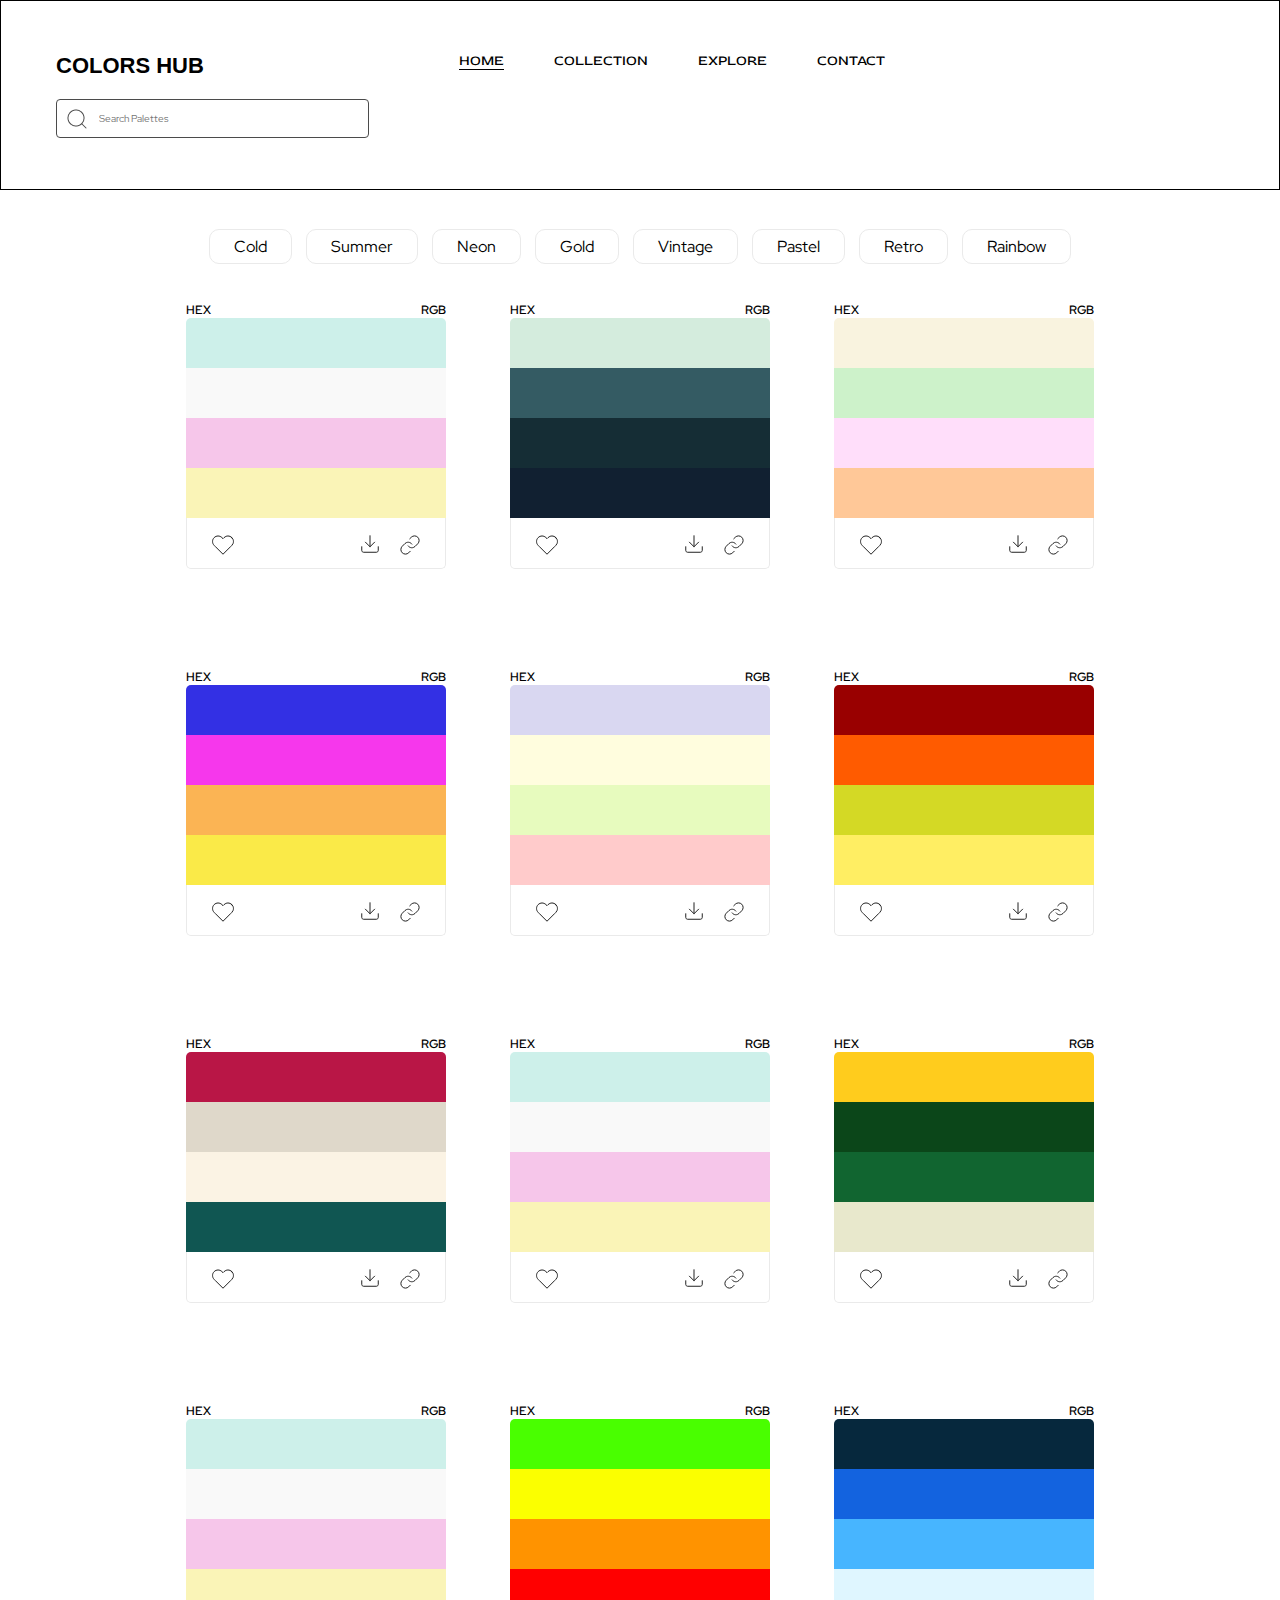
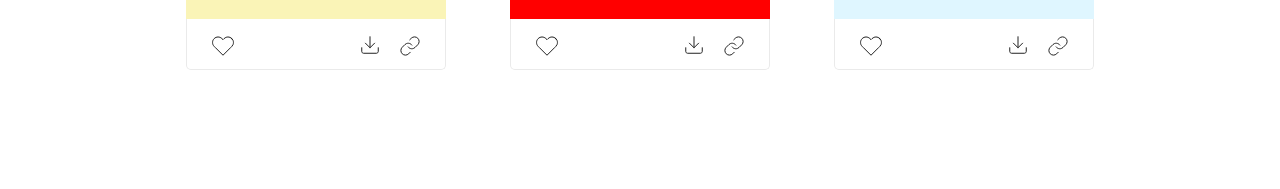
<file: index.html>
<!DOCTYPE html>
<html lang="us">
    <head>
        <title>Homepage</title>

        <meta name="viewport" content="width=device-width, initial-scale=1.0">
        <meta charset="UTF-8">
        <meta http-equiv="X-UA-Compatible" content="IE=edge">
        <meta name="description" content="project home page">


        <!-- stylesheet import -->
        <link rel="stylesheet" href="assets/css/style.css">
        <link rel="stylesheet" href="assets/css/reset.css">

    </head>
    <body>
        <!-- header -->
        <header class="header dis-flex">
            <div class="header-item logo">
                <span class="logo-text"><a href="index.html">COLORS HUB</a></span>
            </div>
            <div class="header-item nav">
                <nav>
                    <ul class="dis-flex">
                        <li><a class="active" href="index.html">Home</a></li>
                        <li><a href="assets/pages/collection.html">Collection</a></li>
                        <li><a href="#">Explore</a></li>
                        <li><a href="#">Contact</a></li>
                    </ul>
                </nav>
            </div>
            <div class="header-item search">
                <!-- <img class="Search-icon" src="assets/media/icons/search.png"> -->
                <input size="50"type="text" placeholder="Search Palettes">
            </div>
        </header>

        <!-- main page  -->
        <main class="homepage">
            <section class="color-section">
                <nav class="color-nav">
                    <ul class="dis-flex">
                        <li><a href="#">Cold</a></li>
                        <li><a href="#">Summer</a></li>
                        <li><a href="#">Neon</a></li>
                        <li><a href="#">Gold</a></li>
                        <li><a href="#">Vintage</a></li>
                        <li><a href="#">Pastel</a></li>
                        <li><a href="#">Retro</a></li>
                        <li><a href="#">Rainbow</a></li>
                    </ul>
                </nav>
                <div class="color-lists dis-flex">
                    <div class="color-box">
                        <div class="top-box">
                            <div class="colors-type dis-flex">
                                <span class="c-type">hex</span>
                                <span class="c-type">rgb</span>
                            </div>
                            <div class="colors">
                                <div class="dis-flex" style="background-color:#CDF0EA">
                                <span class="hex clr-title">#CDF0EA</span>
                                <span class="rgb clr-title">205,240,234</span>
                                </div>
                                <div class="dis-flex" style="background-color:#F9F9F9">
                                    <span class="hex clr-title">#F9F9F9</span>
                                    <span class="rgb clr-title">249,249,249</span>
                                </div>
                                <div class="dis-flex"style="background-color:#F6C6EA">
                                    <span class="hex clr-title">#F6C6EA</span>
                                    <span class="rgb clr-title">246,198,234</span>
                                </div>
                                <div class="dis-flex" style="background-color:#FAF4B7">
                                    <span class="hex clr-title">#FAF4B7</span>
                                    <span class="rgb clr-title">250,244,183</span>
                                </div>
                            </div>
                        </div>
                        <div class="bottom-box">
                            <div class="action-box dis-flex">
                                <div class="action-button love-action">
                                    <svg width="22" height="20" viewBox="0 0 22 20" fill="none" xmlns="http://www.w3.org/2000/svg">
                                        <path d="M19.8401 2.60999C19.3294 2.099 18.7229 1.69364 18.0555 1.41708C17.388 1.14052 16.6726 0.998169 15.9501 0.998169C15.2276 0.998169 14.5122 1.14052 13.8448 1.41708C13.1773 1.69364 12.5709 2.099 12.0601 2.60999L11.0001 3.66999L9.94012 2.60999C8.90843 1.5783 7.50915 0.998704 6.05012 0.998704C4.59109 0.998704 3.19181 1.5783 2.16012 2.60999C1.12843 3.64169 0.548828 5.04096 0.548828 6.49999C0.548828 7.95903 1.12843 9.3583 2.16012 10.39L3.22012 11.45L11.0001 19.23L18.7801 11.45L19.8401 10.39C20.3511 9.87924 20.7565 9.27281 21.033 8.60535C21.3096 7.93789 21.4519 7.22248 21.4519 6.49999C21.4519 5.77751 21.3096 5.0621 21.033 4.39464C20.7565 3.72718 20.3511 3.12075 19.8401 2.60999V2.60999Z" stroke="#202020" stroke-linecap="round" stroke-linejoin="round"/>
                                        </svg>                                        
                                </div>
                                <div class="action-button links-action dis-flex">
                                    <svg width="18" height="18" viewBox="0 0 18 18" fill="none" xmlns="http://www.w3.org/2000/svg">
                                        <path d="M17.25 11.75V15.4167C17.25 15.9029 17.0568 16.3692 16.713 16.713C16.3692 17.0568 15.9029 17.25 15.4167 17.25H2.58333C2.0971 17.25 1.63079 17.0568 1.28697 16.713C0.943154 16.3692 0.75 15.9029 0.75 15.4167V11.75" stroke="#202020" stroke-linecap="round" stroke-linejoin="round"/>
                                        <g id="download-btn"><path d="M4.41675 7.16663L9.00008 11.75L13.5834 7.16663" stroke="#202020" stroke-linecap="round" stroke-linejoin="round"/>
                                        <path d="M9 11.75V0.75" stroke="#202020" stroke-linecap="round" stroke-linejoin="round"/></g>
                                        </svg>                                        
                                        <svg width="20" height="20" viewBox="0 0 20 20" fill="none" xmlns="http://www.w3.org/2000/svg">
                                            <path d="M8.16675 10.9167C8.56041 11.4429 9.06266 11.8784 9.63942 12.1935C10.2162 12.5086 10.854 12.696 11.5095 12.743C12.1651 12.7899 12.823 12.6953 13.4388 12.4656C14.0546 12.2359 14.6138 11.8765 15.0784 11.4117L17.8284 8.66166C18.6633 7.79723 19.1253 6.63947 19.1148 5.43773C19.1044 4.236 18.6224 3.08644 17.7726 2.23665C16.9228 1.38687 15.7732 0.904842 14.5715 0.894399C13.3698 0.883957 12.212 1.34593 11.3476 2.18082L9.77091 3.74832" stroke="#202020" stroke-linecap="round" stroke-linejoin="round"/>
                                            <path d="M11.8333 9.08338C11.4396 8.55709 10.9374 8.12163 10.3606 7.80652C9.78384 7.4914 9.14606 7.30402 8.49051 7.25707C7.83496 7.21012 7.17698 7.30471 6.56121 7.53441C5.94543 7.76411 5.38625 8.12356 4.92161 8.58838L2.17161 11.3384C1.33671 12.2028 0.87474 13.3606 0.885183 14.5623C0.895626 15.764 1.37765 16.9136 2.22744 17.7634C3.07722 18.6132 4.22678 19.0952 5.42852 19.1056C6.63025 19.1161 7.78801 18.6541 8.65244 17.8192L10.2199 16.2517" stroke="#202020" stroke-linecap="round" stroke-linejoin="round"/>
                                            </svg>
                                </div>

                            </div>
                        </div>
                    </div>
                    <div class="color-box">
                        <div class="top-box">
                            <div class="colors-type dis-flex">
                                <span class="c-type">hex</span>
                                <span class="c-type">rgb</span>
                            </div>
                            <div class="colors">
                                <div class="dis-flex" style="background-color:#D4ECDD">
                                <span class="hex clr-title">#D4ECDD</span>
                                <span class="rgb clr-title">212,236,221</span>
                                </div>
                                <div class="dis-flex" style="background-color:#345B63">
                                    <span class="hex clr-title">#345B63</span>
                                    <span class="rgb clr-title">52,91,99</span>
                                </div>
                                <div class="dis-flex"style="background-color:#152D35">
                                    <span class="hex clr-title">#152D35</span>
                                    <span class="rgb clr-title">21,45,53</span>
                                </div>
                                <div class="dis-flex" style="background-color:#112031">
                                    <span class="hex clr-title">#112031</span>
                                    <span class="rgb clr-title">17,32,49</span>
                                </div>
                            </div>
                        </div>
                        <div class="bottom-box">
                            <div class="action-box dis-flex">
                                <div class="action-button love-action">
                                    <svg width="22" height="20" viewBox="0 0 22 20" fill="none" xmlns="http://www.w3.org/2000/svg">
                                        <path d="M19.8401 2.60999C19.3294 2.099 18.7229 1.69364 18.0555 1.41708C17.388 1.14052 16.6726 0.998169 15.9501 0.998169C15.2276 0.998169 14.5122 1.14052 13.8448 1.41708C13.1773 1.69364 12.5709 2.099 12.0601 2.60999L11.0001 3.66999L9.94012 2.60999C8.90843 1.5783 7.50915 0.998704 6.05012 0.998704C4.59109 0.998704 3.19181 1.5783 2.16012 2.60999C1.12843 3.64169 0.548828 5.04096 0.548828 6.49999C0.548828 7.95903 1.12843 9.3583 2.16012 10.39L3.22012 11.45L11.0001 19.23L18.7801 11.45L19.8401 10.39C20.3511 9.87924 20.7565 9.27281 21.033 8.60535C21.3096 7.93789 21.4519 7.22248 21.4519 6.49999C21.4519 5.77751 21.3096 5.0621 21.033 4.39464C20.7565 3.72718 20.3511 3.12075 19.8401 2.60999V2.60999Z" stroke="#202020" stroke-linecap="round" stroke-linejoin="round"/>
                                        </svg>                                        
                                </div>
                                <div class="action-button links-action dis-flex">
                                    <svg width="18" height="18" viewBox="0 0 18 18" fill="none" xmlns="http://www.w3.org/2000/svg">
                                        <path d="M17.25 11.75V15.4167C17.25 15.9029 17.0568 16.3692 16.713 16.713C16.3692 17.0568 15.9029 17.25 15.4167 17.25H2.58333C2.0971 17.25 1.63079 17.0568 1.28697 16.713C0.943154 16.3692 0.75 15.9029 0.75 15.4167V11.75" stroke="#202020" stroke-linecap="round" stroke-linejoin="round"/>
                                        <g id="download-btn"><path d="M4.41675 7.16663L9.00008 11.75L13.5834 7.16663" stroke="#202020" stroke-linecap="round" stroke-linejoin="round"/>
                                        <path d="M9 11.75V0.75" stroke="#202020" stroke-linecap="round" stroke-linejoin="round"/></g>
                                        </svg>                                        
                                        <svg width="20" height="20" viewBox="0 0 20 20" fill="none" xmlns="http://www.w3.org/2000/svg">
                                            <path d="M8.16675 10.9167C8.56041 11.4429 9.06266 11.8784 9.63942 12.1935C10.2162 12.5086 10.854 12.696 11.5095 12.743C12.1651 12.7899 12.823 12.6953 13.4388 12.4656C14.0546 12.2359 14.6138 11.8765 15.0784 11.4117L17.8284 8.66166C18.6633 7.79723 19.1253 6.63947 19.1148 5.43773C19.1044 4.236 18.6224 3.08644 17.7726 2.23665C16.9228 1.38687 15.7732 0.904842 14.5715 0.894399C13.3698 0.883957 12.212 1.34593 11.3476 2.18082L9.77091 3.74832" stroke="#202020" stroke-linecap="round" stroke-linejoin="round"/>
                                            <path d="M11.8333 9.08338C11.4396 8.55709 10.9374 8.12163 10.3606 7.80652C9.78384 7.4914 9.14606 7.30402 8.49051 7.25707C7.83496 7.21012 7.17698 7.30471 6.56121 7.53441C5.94543 7.76411 5.38625 8.12356 4.92161 8.58838L2.17161 11.3384C1.33671 12.2028 0.87474 13.3606 0.885183 14.5623C0.895626 15.764 1.37765 16.9136 2.22744 17.7634C3.07722 18.6132 4.22678 19.0952 5.42852 19.1056C6.63025 19.1161 7.78801 18.6541 8.65244 17.8192L10.2199 16.2517" stroke="#202020" stroke-linecap="round" stroke-linejoin="round"/>
                                            </svg>
                                </div>

                            </div>
                        </div>
                    </div>
                    <div class="color-box">
                        <div class="top-box">
                            <div class="colors-type dis-flex">
                                <span class="c-type">hex</span>
                                <span class="c-type">rgb</span>
                            </div>
                            <div class="colors">
                                <div class="dis-flex" style="background-color:#F9F3DF">
                                <span class="hex clr-title">#F9F3DF</span>
                                <span class="rgb clr-title">249,243,223</span>
                                </div>
                                <div class="dis-flex" style="background-color:#CDF2CA">
                                    <span class="hex clr-title">#CDF2CA</span>
                                    <span class="rgb clr-title">205,242,202</span>
                                </div>
                                <div class="dis-flex"style="background-color:#FFDEFA">
                                    <span class="hex clr-title">#FFDEFA</span>
                                    <span class="rgb clr-title">255,222,250</span>
                                </div>
                                <div class="dis-flex" style="background-color:#FFC898">
                                    <span class="hex clr-title">#FFC898</span>
                                    <span class="rgb clr-title">255,200,152</span>
                                </div>
                            </div>
                        </div>
                        <div class="bottom-box">
                            <div class="action-box dis-flex">
                                <div class="action-button love-action">
                                    <svg width="22" height="20" viewBox="0 0 22 20" fill="none" xmlns="http://www.w3.org/2000/svg">
                                        <path d="M19.8401 2.60999C19.3294 2.099 18.7229 1.69364 18.0555 1.41708C17.388 1.14052 16.6726 0.998169 15.9501 0.998169C15.2276 0.998169 14.5122 1.14052 13.8448 1.41708C13.1773 1.69364 12.5709 2.099 12.0601 2.60999L11.0001 3.66999L9.94012 2.60999C8.90843 1.5783 7.50915 0.998704 6.05012 0.998704C4.59109 0.998704 3.19181 1.5783 2.16012 2.60999C1.12843 3.64169 0.548828 5.04096 0.548828 6.49999C0.548828 7.95903 1.12843 9.3583 2.16012 10.39L3.22012 11.45L11.0001 19.23L18.7801 11.45L19.8401 10.39C20.3511 9.87924 20.7565 9.27281 21.033 8.60535C21.3096 7.93789 21.4519 7.22248 21.4519 6.49999C21.4519 5.77751 21.3096 5.0621 21.033 4.39464C20.7565 3.72718 20.3511 3.12075 19.8401 2.60999V2.60999Z" stroke="#202020" stroke-linecap="round" stroke-linejoin="round"/>
                                        </svg>                                        
                                </div>
                                <div class="action-button links-action dis-flex">
                                    <svg width="18" height="18" viewBox="0 0 18 18" fill="none" xmlns="http://www.w3.org/2000/svg">
                                        <path d="M17.25 11.75V15.4167C17.25 15.9029 17.0568 16.3692 16.713 16.713C16.3692 17.0568 15.9029 17.25 15.4167 17.25H2.58333C2.0971 17.25 1.63079 17.0568 1.28697 16.713C0.943154 16.3692 0.75 15.9029 0.75 15.4167V11.75" stroke="#202020" stroke-linecap="round" stroke-linejoin="round"/>
                                        <g id="download-btn"><path d="M4.41675 7.16663L9.00008 11.75L13.5834 7.16663" stroke="#202020" stroke-linecap="round" stroke-linejoin="round"/>
                                        <path d="M9 11.75V0.75" stroke="#202020" stroke-linecap="round" stroke-linejoin="round"/></g>
                                        </svg>                                        
                                        <svg width="20" height="20" viewBox="0 0 20 20" fill="none" xmlns="http://www.w3.org/2000/svg">
                                            <path d="M8.16675 10.9167C8.56041 11.4429 9.06266 11.8784 9.63942 12.1935C10.2162 12.5086 10.854 12.696 11.5095 12.743C12.1651 12.7899 12.823 12.6953 13.4388 12.4656C14.0546 12.2359 14.6138 11.8765 15.0784 11.4117L17.8284 8.66166C18.6633 7.79723 19.1253 6.63947 19.1148 5.43773C19.1044 4.236 18.6224 3.08644 17.7726 2.23665C16.9228 1.38687 15.7732 0.904842 14.5715 0.894399C13.3698 0.883957 12.212 1.34593 11.3476 2.18082L9.77091 3.74832" stroke="#202020" stroke-linecap="round" stroke-linejoin="round"/>
                                            <path d="M11.8333 9.08338C11.4396 8.55709 10.9374 8.12163 10.3606 7.80652C9.78384 7.4914 9.14606 7.30402 8.49051 7.25707C7.83496 7.21012 7.17698 7.30471 6.56121 7.53441C5.94543 7.76411 5.38625 8.12356 4.92161 8.58838L2.17161 11.3384C1.33671 12.2028 0.87474 13.3606 0.885183 14.5623C0.895626 15.764 1.37765 16.9136 2.22744 17.7634C3.07722 18.6132 4.22678 19.0952 5.42852 19.1056C6.63025 19.1161 7.78801 18.6541 8.65244 17.8192L10.2199 16.2517" stroke="#202020" stroke-linecap="round" stroke-linejoin="round"/>
                                            </svg>
                                </div>

                            </div>
                        </div>
                    </div>
                    <div class="color-box">
                        <div class="top-box">
                            <div class="colors-type dis-flex">
                                <span class="c-type">hex</span>
                                <span class="c-type">rgb</span>
                            </div>
                            <div class="colors">
                                <div class="dis-flex" style="background-color:#3330E4">
                                <span class="hex clr-title">#3330E4</span>
                                <span class="rgb clr-title">51,48,228</span>
                                </div>
                                <div class="dis-flex" style="background-color:#F637EC">
                                    <span class="hex clr-title">#F637EC</span>
                                    <span class="rgb clr-title">246,55,236</span>
                                </div>
                                <div class="dis-flex"style="background-color:#FBB454">
                                    <span class="hex clr-title">#FBB454</span>
                                    <span class="rgb clr-title">251,180,84</span>
                                </div>
                                <div class="dis-flex" style="background-color:#FAEA48">
                                    <span class="hex clr-title">#FAEA48</span>
                                    <span class="rgb clr-title">250,234,72</span>
                                </div>
                            </div>
                        </div>
                        <div class="bottom-box">
                            <div class="action-box dis-flex">
                                <div class="action-button love-action">
                                    <svg width="22" height="20" viewBox="0 0 22 20" fill="none" xmlns="http://www.w3.org/2000/svg">
                                        <path d="M19.8401 2.60999C19.3294 2.099 18.7229 1.69364 18.0555 1.41708C17.388 1.14052 16.6726 0.998169 15.9501 0.998169C15.2276 0.998169 14.5122 1.14052 13.8448 1.41708C13.1773 1.69364 12.5709 2.099 12.0601 2.60999L11.0001 3.66999L9.94012 2.60999C8.90843 1.5783 7.50915 0.998704 6.05012 0.998704C4.59109 0.998704 3.19181 1.5783 2.16012 2.60999C1.12843 3.64169 0.548828 5.04096 0.548828 6.49999C0.548828 7.95903 1.12843 9.3583 2.16012 10.39L3.22012 11.45L11.0001 19.23L18.7801 11.45L19.8401 10.39C20.3511 9.87924 20.7565 9.27281 21.033 8.60535C21.3096 7.93789 21.4519 7.22248 21.4519 6.49999C21.4519 5.77751 21.3096 5.0621 21.033 4.39464C20.7565 3.72718 20.3511 3.12075 19.8401 2.60999V2.60999Z" stroke="#202020" stroke-linecap="round" stroke-linejoin="round"/>
                                        </svg>                                        
                                </div>
                                <div class="action-button links-action dis-flex">
                                    <svg width="18" height="18" viewBox="0 0 18 18" fill="none" xmlns="http://www.w3.org/2000/svg">
                                        <path d="M17.25 11.75V15.4167C17.25 15.9029 17.0568 16.3692 16.713 16.713C16.3692 17.0568 15.9029 17.25 15.4167 17.25H2.58333C2.0971 17.25 1.63079 17.0568 1.28697 16.713C0.943154 16.3692 0.75 15.9029 0.75 15.4167V11.75" stroke="#202020" stroke-linecap="round" stroke-linejoin="round"/>
                                        <g id="download-btn"><path d="M4.41675 7.16663L9.00008 11.75L13.5834 7.16663" stroke="#202020" stroke-linecap="round" stroke-linejoin="round"/>
                                        <path d="M9 11.75V0.75" stroke="#202020" stroke-linecap="round" stroke-linejoin="round"/></g>
                                        </svg>                                        
                                        <svg width="20" height="20" viewBox="0 0 20 20" fill="none" xmlns="http://www.w3.org/2000/svg">
                                            <path d="M8.16675 10.9167C8.56041 11.4429 9.06266 11.8784 9.63942 12.1935C10.2162 12.5086 10.854 12.696 11.5095 12.743C12.1651 12.7899 12.823 12.6953 13.4388 12.4656C14.0546 12.2359 14.6138 11.8765 15.0784 11.4117L17.8284 8.66166C18.6633 7.79723 19.1253 6.63947 19.1148 5.43773C19.1044 4.236 18.6224 3.08644 17.7726 2.23665C16.9228 1.38687 15.7732 0.904842 14.5715 0.894399C13.3698 0.883957 12.212 1.34593 11.3476 2.18082L9.77091 3.74832" stroke="#202020" stroke-linecap="round" stroke-linejoin="round"/>
                                            <path d="M11.8333 9.08338C11.4396 8.55709 10.9374 8.12163 10.3606 7.80652C9.78384 7.4914 9.14606 7.30402 8.49051 7.25707C7.83496 7.21012 7.17698 7.30471 6.56121 7.53441C5.94543 7.76411 5.38625 8.12356 4.92161 8.58838L2.17161 11.3384C1.33671 12.2028 0.87474 13.3606 0.885183 14.5623C0.895626 15.764 1.37765 16.9136 2.22744 17.7634C3.07722 18.6132 4.22678 19.0952 5.42852 19.1056C6.63025 19.1161 7.78801 18.6541 8.65244 17.8192L10.2199 16.2517" stroke="#202020" stroke-linecap="round" stroke-linejoin="round"/>
                                            </svg>
                                </div>

                            </div>
                        </div>
                    </div>
                    <div class="color-box">
                        <div class="top-box">
                            <div class="colors-type dis-flex">
                                <span class="c-type">hex</span>
                                <span class="c-type">rgb</span>
                            </div>
                            <div class="colors">
                                <div class="dis-flex" style="background-color:#D9D7F1">
                                <span class="hex clr-title">#D9D7F1</span>
                                <span class="rgb clr-title">217,215,241</span>
                                </div>
                                <div class="dis-flex" style="background-color:#FFFDDE">
                                    <span class="hex clr-title">#FFFDDE</span>
                                    <span class="rgb clr-title">255,253,222</span>
                                </div>
                                <div class="dis-flex"style="background-color:#E7FBBE">
                                    <span class="hex clr-title">#E7FBBE</span>
                                    <span class="rgb clr-title">231,251,190</span>
                                </div>
                                <div class="dis-flex" style="background-color:#FFCBCB">
                                    <span class="hex clr-title">#FFCBCB</span>
                                    <span class="rgb clr-title">250,244,183</span>
                                </div>
                            </div>
                        </div>
                        <div class="bottom-box">
                            <div class="action-box dis-flex">
                                <div class="action-button love-action">
                                    <svg width="22" height="20" viewBox="0 0 22 20" fill="none" xmlns="http://www.w3.org/2000/svg">
                                        <path d="M19.8401 2.60999C19.3294 2.099 18.7229 1.69364 18.0555 1.41708C17.388 1.14052 16.6726 0.998169 15.9501 0.998169C15.2276 0.998169 14.5122 1.14052 13.8448 1.41708C13.1773 1.69364 12.5709 2.099 12.0601 2.60999L11.0001 3.66999L9.94012 2.60999C8.90843 1.5783 7.50915 0.998704 6.05012 0.998704C4.59109 0.998704 3.19181 1.5783 2.16012 2.60999C1.12843 3.64169 0.548828 5.04096 0.548828 6.49999C0.548828 7.95903 1.12843 9.3583 2.16012 10.39L3.22012 11.45L11.0001 19.23L18.7801 11.45L19.8401 10.39C20.3511 9.87924 20.7565 9.27281 21.033 8.60535C21.3096 7.93789 21.4519 7.22248 21.4519 6.49999C21.4519 5.77751 21.3096 5.0621 21.033 4.39464C20.7565 3.72718 20.3511 3.12075 19.8401 2.60999V2.60999Z" stroke="#202020" stroke-linecap="round" stroke-linejoin="round"/>
                                        </svg>                                        
                                </div>
                                <div class="action-button links-action dis-flex">
                                    <svg width="18" height="18" viewBox="0 0 18 18" fill="none" xmlns="http://www.w3.org/2000/svg">
                                        <path d="M17.25 11.75V15.4167C17.25 15.9029 17.0568 16.3692 16.713 16.713C16.3692 17.0568 15.9029 17.25 15.4167 17.25H2.58333C2.0971 17.25 1.63079 17.0568 1.28697 16.713C0.943154 16.3692 0.75 15.9029 0.75 15.4167V11.75" stroke="#202020" stroke-linecap="round" stroke-linejoin="round"/>
                                        <g id="download-btn"><path d="M4.41675 7.16663L9.00008 11.75L13.5834 7.16663" stroke="#202020" stroke-linecap="round" stroke-linejoin="round"/>
                                        <path d="M9 11.75V0.75" stroke="#202020" stroke-linecap="round" stroke-linejoin="round"/></g>
                                        </svg>                                        
                                        <svg width="20" height="20" viewBox="0 0 20 20" fill="none" xmlns="http://www.w3.org/2000/svg">
                                            <path d="M8.16675 10.9167C8.56041 11.4429 9.06266 11.8784 9.63942 12.1935C10.2162 12.5086 10.854 12.696 11.5095 12.743C12.1651 12.7899 12.823 12.6953 13.4388 12.4656C14.0546 12.2359 14.6138 11.8765 15.0784 11.4117L17.8284 8.66166C18.6633 7.79723 19.1253 6.63947 19.1148 5.43773C19.1044 4.236 18.6224 3.08644 17.7726 2.23665C16.9228 1.38687 15.7732 0.904842 14.5715 0.894399C13.3698 0.883957 12.212 1.34593 11.3476 2.18082L9.77091 3.74832" stroke="#202020" stroke-linecap="round" stroke-linejoin="round"/>
                                            <path d="M11.8333 9.08338C11.4396 8.55709 10.9374 8.12163 10.3606 7.80652C9.78384 7.4914 9.14606 7.30402 8.49051 7.25707C7.83496 7.21012 7.17698 7.30471 6.56121 7.53441C5.94543 7.76411 5.38625 8.12356 4.92161 8.58838L2.17161 11.3384C1.33671 12.2028 0.87474 13.3606 0.885183 14.5623C0.895626 15.764 1.37765 16.9136 2.22744 17.7634C3.07722 18.6132 4.22678 19.0952 5.42852 19.1056C6.63025 19.1161 7.78801 18.6541 8.65244 17.8192L10.2199 16.2517" stroke="#202020" stroke-linecap="round" stroke-linejoin="round"/>
                                            </svg>
                                </div>

                            </div>
                        </div>
                    </div>
                    <div class="color-box">
                        <div class="top-box">
                            <div class="colors-type dis-flex">
                                <span class="c-type">hex</span>
                                <span class="c-type">rgb</span>
                            </div>
                            <div class="colors">
                                <div class="dis-flex" style="background-color:#990000">
                                <span class="hex clr-title">#990000</span>
                                <span class="rgb clr-title">153,0,0</span>
                                </div>
                                <div class="dis-flex" style="background-color:#FF5B00">
                                    <span class="hex clr-title">#FF5B00</span>
                                    <span class="rgb clr-title">255,91,0</span>
                                </div>
                                <div class="dis-flex"style="background-color:#D4D925">
                                    <span class="hex clr-title">#D4D925</span>
                                    <span class="rgb clr-title">212,217,37</span>
                                </div>
                                <div class="dis-flex" style="background-color:#FFEE63">
                                    <span class="hex clr-title">#FFEE63</span>
                                    <span class="rgb clr-title">255,238,99</span>
                                </div>
                            </div>
                        </div>
                        <div class="bottom-box">
                            <div class="action-box dis-flex">
                                <div class="action-button love-action">
                                    <svg width="22" height="20" viewBox="0 0 22 20" fill="none" xmlns="http://www.w3.org/2000/svg">
                                        <path d="M19.8401 2.60999C19.3294 2.099 18.7229 1.69364 18.0555 1.41708C17.388 1.14052 16.6726 0.998169 15.9501 0.998169C15.2276 0.998169 14.5122 1.14052 13.8448 1.41708C13.1773 1.69364 12.5709 2.099 12.0601 2.60999L11.0001 3.66999L9.94012 2.60999C8.90843 1.5783 7.50915 0.998704 6.05012 0.998704C4.59109 0.998704 3.19181 1.5783 2.16012 2.60999C1.12843 3.64169 0.548828 5.04096 0.548828 6.49999C0.548828 7.95903 1.12843 9.3583 2.16012 10.39L3.22012 11.45L11.0001 19.23L18.7801 11.45L19.8401 10.39C20.3511 9.87924 20.7565 9.27281 21.033 8.60535C21.3096 7.93789 21.4519 7.22248 21.4519 6.49999C21.4519 5.77751 21.3096 5.0621 21.033 4.39464C20.7565 3.72718 20.3511 3.12075 19.8401 2.60999V2.60999Z" stroke="#202020" stroke-linecap="round" stroke-linejoin="round"/>
                                        </svg>                                        
                                </div>
                                <div class="action-button links-action dis-flex">
                                    <svg width="18" height="18" viewBox="0 0 18 18" fill="none" xmlns="http://www.w3.org/2000/svg">
                                        <path d="M17.25 11.75V15.4167C17.25 15.9029 17.0568 16.3692 16.713 16.713C16.3692 17.0568 15.9029 17.25 15.4167 17.25H2.58333C2.0971 17.25 1.63079 17.0568 1.28697 16.713C0.943154 16.3692 0.75 15.9029 0.75 15.4167V11.75" stroke="#202020" stroke-linecap="round" stroke-linejoin="round"/>
                                        <g id="download-btn"><path d="M4.41675 7.16663L9.00008 11.75L13.5834 7.16663" stroke="#202020" stroke-linecap="round" stroke-linejoin="round"/>
                                        <path d="M9 11.75V0.75" stroke="#202020" stroke-linecap="round" stroke-linejoin="round"/></g>
                                        </svg>                                        
                                        <svg width="20" height="20" viewBox="0 0 20 20" fill="none" xmlns="http://www.w3.org/2000/svg">
                                            <path d="M8.16675 10.9167C8.56041 11.4429 9.06266 11.8784 9.63942 12.1935C10.2162 12.5086 10.854 12.696 11.5095 12.743C12.1651 12.7899 12.823 12.6953 13.4388 12.4656C14.0546 12.2359 14.6138 11.8765 15.0784 11.4117L17.8284 8.66166C18.6633 7.79723 19.1253 6.63947 19.1148 5.43773C19.1044 4.236 18.6224 3.08644 17.7726 2.23665C16.9228 1.38687 15.7732 0.904842 14.5715 0.894399C13.3698 0.883957 12.212 1.34593 11.3476 2.18082L9.77091 3.74832" stroke="#202020" stroke-linecap="round" stroke-linejoin="round"/>
                                            <path d="M11.8333 9.08338C11.4396 8.55709 10.9374 8.12163 10.3606 7.80652C9.78384 7.4914 9.14606 7.30402 8.49051 7.25707C7.83496 7.21012 7.17698 7.30471 6.56121 7.53441C5.94543 7.76411 5.38625 8.12356 4.92161 8.58838L2.17161 11.3384C1.33671 12.2028 0.87474 13.3606 0.885183 14.5623C0.895626 15.764 1.37765 16.9136 2.22744 17.7634C3.07722 18.6132 4.22678 19.0952 5.42852 19.1056C6.63025 19.1161 7.78801 18.6541 8.65244 17.8192L10.2199 16.2517" stroke="#202020" stroke-linecap="round" stroke-linejoin="round"/>
                                            </svg>
                                </div>

                            </div>
                        </div>
                    </div>
                    <div class="color-box">
                        <div class="top-box">
                            <div class="colors-type dis-flex">
                                <span class="c-type">hex</span>
                                <span class="c-type">rgb</span>
                            </div>
                            <div class="colors">
                                <div class="dis-flex" style="background-color:#B91646">
                                <span class="hex clr-title">#B91646</span>
                                <span class="rgb clr-title">185,22,70</span>
                                </div>
                                <div class="dis-flex" style="background-color:#DFD8CA">
                                    <span class="hex clr-title">#DFD8CA</span>
                                    <span class="rgb clr-title">223,216,202</span>
                                </div>
                                <div class="dis-flex"style="background-color:#FBF3E4">
                                    <span class="hex clr-title">#FBF3E4</span>
                                    <span class="rgb clr-title">251,243,228</span>
                                </div>
                                <div class="dis-flex" style="background-color:#105652">
                                    <span class="hex clr-title">#105652</span>
                                    <span class="rgb clr-title">16,86,82</span>
                                </div>
                            </div>
                        </div>
                        <div class="bottom-box">
                            <div class="action-box dis-flex">
                                <div class="action-button love-action">
                                    <svg width="22" height="20" viewBox="0 0 22 20" fill="none" xmlns="http://www.w3.org/2000/svg">
                                        <path d="M19.8401 2.60999C19.3294 2.099 18.7229 1.69364 18.0555 1.41708C17.388 1.14052 16.6726 0.998169 15.9501 0.998169C15.2276 0.998169 14.5122 1.14052 13.8448 1.41708C13.1773 1.69364 12.5709 2.099 12.0601 2.60999L11.0001 3.66999L9.94012 2.60999C8.90843 1.5783 7.50915 0.998704 6.05012 0.998704C4.59109 0.998704 3.19181 1.5783 2.16012 2.60999C1.12843 3.64169 0.548828 5.04096 0.548828 6.49999C0.548828 7.95903 1.12843 9.3583 2.16012 10.39L3.22012 11.45L11.0001 19.23L18.7801 11.45L19.8401 10.39C20.3511 9.87924 20.7565 9.27281 21.033 8.60535C21.3096 7.93789 21.4519 7.22248 21.4519 6.49999C21.4519 5.77751 21.3096 5.0621 21.033 4.39464C20.7565 3.72718 20.3511 3.12075 19.8401 2.60999V2.60999Z" stroke="#202020" stroke-linecap="round" stroke-linejoin="round"/>
                                        </svg>                                        
                                </div>
                                <div class="action-button links-action dis-flex">
                                    <svg width="18" height="18" viewBox="0 0 18 18" fill="none" xmlns="http://www.w3.org/2000/svg">
                                        <path d="M17.25 11.75V15.4167C17.25 15.9029 17.0568 16.3692 16.713 16.713C16.3692 17.0568 15.9029 17.25 15.4167 17.25H2.58333C2.0971 17.25 1.63079 17.0568 1.28697 16.713C0.943154 16.3692 0.75 15.9029 0.75 15.4167V11.75" stroke="#202020" stroke-linecap="round" stroke-linejoin="round"/>
                                        <g id="download-btn"><path d="M4.41675 7.16663L9.00008 11.75L13.5834 7.16663" stroke="#202020" stroke-linecap="round" stroke-linejoin="round"/>
                                        <path d="M9 11.75V0.75" stroke="#202020" stroke-linecap="round" stroke-linejoin="round"/></g>
                                        </svg>                                        
                                        <svg width="20" height="20" viewBox="0 0 20 20" fill="none" xmlns="http://www.w3.org/2000/svg">
                                            <path d="M8.16675 10.9167C8.56041 11.4429 9.06266 11.8784 9.63942 12.1935C10.2162 12.5086 10.854 12.696 11.5095 12.743C12.1651 12.7899 12.823 12.6953 13.4388 12.4656C14.0546 12.2359 14.6138 11.8765 15.0784 11.4117L17.8284 8.66166C18.6633 7.79723 19.1253 6.63947 19.1148 5.43773C19.1044 4.236 18.6224 3.08644 17.7726 2.23665C16.9228 1.38687 15.7732 0.904842 14.5715 0.894399C13.3698 0.883957 12.212 1.34593 11.3476 2.18082L9.77091 3.74832" stroke="#202020" stroke-linecap="round" stroke-linejoin="round"/>
                                            <path d="M11.8333 9.08338C11.4396 8.55709 10.9374 8.12163 10.3606 7.80652C9.78384 7.4914 9.14606 7.30402 8.49051 7.25707C7.83496 7.21012 7.17698 7.30471 6.56121 7.53441C5.94543 7.76411 5.38625 8.12356 4.92161 8.58838L2.17161 11.3384C1.33671 12.2028 0.87474 13.3606 0.885183 14.5623C0.895626 15.764 1.37765 16.9136 2.22744 17.7634C3.07722 18.6132 4.22678 19.0952 5.42852 19.1056C6.63025 19.1161 7.78801 18.6541 8.65244 17.8192L10.2199 16.2517" stroke="#202020" stroke-linecap="round" stroke-linejoin="round"/>
                                            </svg>
                                </div>

                            </div>
                        </div>
                    </div>
                    <div class="color-box">
                        <div class="top-box">
                            <div class="colors-type dis-flex">
                                <span class="c-type">hex</span>
                                <span class="c-type">rgb</span>
                            </div>
                            <div class="colors">
                                <div class="dis-flex" style="background-color:#CDF0EA">
                                <span class="hex clr-title">#CDF0EA</span>
                                <span class="rgb clr-title">205,240,234</span>
                                </div>
                                <div class="dis-flex" style="background-color:#F9F9F9">
                                    <span class="hex clr-title">#F9F9F9</span>
                                    <span class="rgb clr-title">249,249,249</span>
                                </div>
                                <div class="dis-flex"style="background-color:#F6C6EA">
                                    <span class="hex clr-title">#F6C6EA</span>
                                    <span class="rgb clr-title">246,198,234</span>
                                </div>
                                <div class="dis-flex" style="background-color:#FAF4B7">
                                    <span class="hex clr-title">#FAF4B7</span>
                                    <span class="rgb clr-title">250,244,183</span>
                                </div>
                            </div>
                        </div>
                        <div class="bottom-box">
                            <div class="action-box dis-flex">
                                <div class="action-button love-action">
                                    <svg width="22" height="20" viewBox="0 0 22 20" fill="none" xmlns="http://www.w3.org/2000/svg">
                                        <path d="M19.8401 2.60999C19.3294 2.099 18.7229 1.69364 18.0555 1.41708C17.388 1.14052 16.6726 0.998169 15.9501 0.998169C15.2276 0.998169 14.5122 1.14052 13.8448 1.41708C13.1773 1.69364 12.5709 2.099 12.0601 2.60999L11.0001 3.66999L9.94012 2.60999C8.90843 1.5783 7.50915 0.998704 6.05012 0.998704C4.59109 0.998704 3.19181 1.5783 2.16012 2.60999C1.12843 3.64169 0.548828 5.04096 0.548828 6.49999C0.548828 7.95903 1.12843 9.3583 2.16012 10.39L3.22012 11.45L11.0001 19.23L18.7801 11.45L19.8401 10.39C20.3511 9.87924 20.7565 9.27281 21.033 8.60535C21.3096 7.93789 21.4519 7.22248 21.4519 6.49999C21.4519 5.77751 21.3096 5.0621 21.033 4.39464C20.7565 3.72718 20.3511 3.12075 19.8401 2.60999V2.60999Z" stroke="#202020" stroke-linecap="round" stroke-linejoin="round"/>
                                        </svg>                                        
                                </div>
                                <div class="action-button links-action dis-flex">
                                    <svg width="18" height="18" viewBox="0 0 18 18" fill="none" xmlns="http://www.w3.org/2000/svg">
                                        <path d="M17.25 11.75V15.4167C17.25 15.9029 17.0568 16.3692 16.713 16.713C16.3692 17.0568 15.9029 17.25 15.4167 17.25H2.58333C2.0971 17.25 1.63079 17.0568 1.28697 16.713C0.943154 16.3692 0.75 15.9029 0.75 15.4167V11.75" stroke="#202020" stroke-linecap="round" stroke-linejoin="round"/>
                                        <g id="download-btn"><path d="M4.41675 7.16663L9.00008 11.75L13.5834 7.16663" stroke="#202020" stroke-linecap="round" stroke-linejoin="round"/>
                                        <path d="M9 11.75V0.75" stroke="#202020" stroke-linecap="round" stroke-linejoin="round"/></g>
                                        </svg>                                        
                                        <svg width="20" height="20" viewBox="0 0 20 20" fill="none" xmlns="http://www.w3.org/2000/svg">
                                            <path d="M8.16675 10.9167C8.56041 11.4429 9.06266 11.8784 9.63942 12.1935C10.2162 12.5086 10.854 12.696 11.5095 12.743C12.1651 12.7899 12.823 12.6953 13.4388 12.4656C14.0546 12.2359 14.6138 11.8765 15.0784 11.4117L17.8284 8.66166C18.6633 7.79723 19.1253 6.63947 19.1148 5.43773C19.1044 4.236 18.6224 3.08644 17.7726 2.23665C16.9228 1.38687 15.7732 0.904842 14.5715 0.894399C13.3698 0.883957 12.212 1.34593 11.3476 2.18082L9.77091 3.74832" stroke="#202020" stroke-linecap="round" stroke-linejoin="round"/>
                                            <path d="M11.8333 9.08338C11.4396 8.55709 10.9374 8.12163 10.3606 7.80652C9.78384 7.4914 9.14606 7.30402 8.49051 7.25707C7.83496 7.21012 7.17698 7.30471 6.56121 7.53441C5.94543 7.76411 5.38625 8.12356 4.92161 8.58838L2.17161 11.3384C1.33671 12.2028 0.87474 13.3606 0.885183 14.5623C0.895626 15.764 1.37765 16.9136 2.22744 17.7634C3.07722 18.6132 4.22678 19.0952 5.42852 19.1056C6.63025 19.1161 7.78801 18.6541 8.65244 17.8192L10.2199 16.2517" stroke="#202020" stroke-linecap="round" stroke-linejoin="round"/>
                                            </svg>
                                </div>

                            </div>
                        </div>
                    </div>
                    <div class="color-box">
                        <div class="top-box">
                            <div class="colors-type dis-flex">
                                <span class="c-type">hex</span>
                                <span class="c-type">rgb</span>
                            </div>
                            <div class="colors">
                                <div class="dis-flex" style="background-color:#FFCC1D">
                                <span class="hex clr-title">#FFCC1D</span>
                                <span class="rgb clr-title">255,204,29</span>
                                </div>
                                <div class="dis-flex" style="background-color:#0B4619">
                                    <span class="hex clr-title">#0B4619</span>
                                    <span class="rgb clr-title">11,70,25</span>
                                </div>
                                <div class="dis-flex"style="background-color:#116530">
                                    <span class="hex clr-title">#116530</span>
                                    <span class="rgb clr-title">17,101,48</span>
                                </div>
                                <div class="dis-flex" style="background-color:#E8E8CC">
                                    <span class="hex clr-title">#E8E8CC</span>
                                    <span class="rgb clr-title">232,232,204</span>
                                </div>
                            </div>
                        </div>
                        <div class="bottom-box">
                            <div class="action-box dis-flex">
                                <div class="action-button love-action">
                                    <svg width="22" height="20" viewBox="0 0 22 20" fill="none" xmlns="http://www.w3.org/2000/svg">
                                        <path d="M19.8401 2.60999C19.3294 2.099 18.7229 1.69364 18.0555 1.41708C17.388 1.14052 16.6726 0.998169 15.9501 0.998169C15.2276 0.998169 14.5122 1.14052 13.8448 1.41708C13.1773 1.69364 12.5709 2.099 12.0601 2.60999L11.0001 3.66999L9.94012 2.60999C8.90843 1.5783 7.50915 0.998704 6.05012 0.998704C4.59109 0.998704 3.19181 1.5783 2.16012 2.60999C1.12843 3.64169 0.548828 5.04096 0.548828 6.49999C0.548828 7.95903 1.12843 9.3583 2.16012 10.39L3.22012 11.45L11.0001 19.23L18.7801 11.45L19.8401 10.39C20.3511 9.87924 20.7565 9.27281 21.033 8.60535C21.3096 7.93789 21.4519 7.22248 21.4519 6.49999C21.4519 5.77751 21.3096 5.0621 21.033 4.39464C20.7565 3.72718 20.3511 3.12075 19.8401 2.60999V2.60999Z" stroke="#202020" stroke-linecap="round" stroke-linejoin="round"/>
                                        </svg>                                        
                                </div>
                                <div class="action-button links-action dis-flex">
                                    <svg width="18" height="18" viewBox="0 0 18 18" fill="none" xmlns="http://www.w3.org/2000/svg">
                                        <path d="M17.25 11.75V15.4167C17.25 15.9029 17.0568 16.3692 16.713 16.713C16.3692 17.0568 15.9029 17.25 15.4167 17.25H2.58333C2.0971 17.25 1.63079 17.0568 1.28697 16.713C0.943154 16.3692 0.75 15.9029 0.75 15.4167V11.75" stroke="#202020" stroke-linecap="round" stroke-linejoin="round"/>
                                        <g id="download-btn"><path d="M4.41675 7.16663L9.00008 11.75L13.5834 7.16663" stroke="#202020" stroke-linecap="round" stroke-linejoin="round"/>
                                        <path d="M9 11.75V0.75" stroke="#202020" stroke-linecap="round" stroke-linejoin="round"/></g>
                                        </svg>                                        
                                        <svg width="20" height="20" viewBox="0 0 20 20" fill="none" xmlns="http://www.w3.org/2000/svg">
                                            <path d="M8.16675 10.9167C8.56041 11.4429 9.06266 11.8784 9.63942 12.1935C10.2162 12.5086 10.854 12.696 11.5095 12.743C12.1651 12.7899 12.823 12.6953 13.4388 12.4656C14.0546 12.2359 14.6138 11.8765 15.0784 11.4117L17.8284 8.66166C18.6633 7.79723 19.1253 6.63947 19.1148 5.43773C19.1044 4.236 18.6224 3.08644 17.7726 2.23665C16.9228 1.38687 15.7732 0.904842 14.5715 0.894399C13.3698 0.883957 12.212 1.34593 11.3476 2.18082L9.77091 3.74832" stroke="#202020" stroke-linecap="round" stroke-linejoin="round"/>
                                            <path d="M11.8333 9.08338C11.4396 8.55709 10.9374 8.12163 10.3606 7.80652C9.78384 7.4914 9.14606 7.30402 8.49051 7.25707C7.83496 7.21012 7.17698 7.30471 6.56121 7.53441C5.94543 7.76411 5.38625 8.12356 4.92161 8.58838L2.17161 11.3384C1.33671 12.2028 0.87474 13.3606 0.885183 14.5623C0.895626 15.764 1.37765 16.9136 2.22744 17.7634C3.07722 18.6132 4.22678 19.0952 5.42852 19.1056C6.63025 19.1161 7.78801 18.6541 8.65244 17.8192L10.2199 16.2517" stroke="#202020" stroke-linecap="round" stroke-linejoin="round"/>
                                            </svg>
                                </div>

                            </div>
                        </div>
                    </div>
                    <div class="color-box">
                        <div class="top-box">
                            <div class="colors-type dis-flex">
                                <span class="c-type">hex</span>
                                <span class="c-type">rgb</span>
                            </div>
                            <div class="colors">
                                <div class="dis-flex" style="background-color:#CDF0EA">
                                <span class="hex clr-title">#CDF0EA</span>
                                <span class="rgb clr-title">205,240,234</span>
                                </div>
                                <div class="dis-flex" style="background-color:#F9F9F9">
                                    <span class="hex clr-title">#F9F9F9</span>
                                    <span class="rgb clr-title">249,249,249</span>
                                </div>
                                <div class="dis-flex"style="background-color:#F6C6EA">
                                    <span class="hex clr-title">#F6C6EA</span>
                                    <span class="rgb clr-title">246,198,234</span>
                                </div>
                                <div class="dis-flex" style="background-color:#FAF4B7">
                                    <span class="hex clr-title">#FAF4B7</span>
                                    <span class="rgb clr-title">250,244,183</span>
                                </div>
                            </div>
                        </div>
                        <div class="bottom-box">
                            <div class="action-box dis-flex">
                                <div class="action-button love-action">
                                    <svg width="22" height="20" viewBox="0 0 22 20" fill="none" xmlns="http://www.w3.org/2000/svg">
                                        <path d="M19.8401 2.60999C19.3294 2.099 18.7229 1.69364 18.0555 1.41708C17.388 1.14052 16.6726 0.998169 15.9501 0.998169C15.2276 0.998169 14.5122 1.14052 13.8448 1.41708C13.1773 1.69364 12.5709 2.099 12.0601 2.60999L11.0001 3.66999L9.94012 2.60999C8.90843 1.5783 7.50915 0.998704 6.05012 0.998704C4.59109 0.998704 3.19181 1.5783 2.16012 2.60999C1.12843 3.64169 0.548828 5.04096 0.548828 6.49999C0.548828 7.95903 1.12843 9.3583 2.16012 10.39L3.22012 11.45L11.0001 19.23L18.7801 11.45L19.8401 10.39C20.3511 9.87924 20.7565 9.27281 21.033 8.60535C21.3096 7.93789 21.4519 7.22248 21.4519 6.49999C21.4519 5.77751 21.3096 5.0621 21.033 4.39464C20.7565 3.72718 20.3511 3.12075 19.8401 2.60999V2.60999Z" stroke="#202020" stroke-linecap="round" stroke-linejoin="round"/>
                                        </svg>                                        
                                </div>
                                <div class="action-button links-action dis-flex">
                                    <svg width="18" height="18" viewBox="0 0 18 18" fill="none" xmlns="http://www.w3.org/2000/svg">
                                        <path d="M17.25 11.75V15.4167C17.25 15.9029 17.0568 16.3692 16.713 16.713C16.3692 17.0568 15.9029 17.25 15.4167 17.25H2.58333C2.0971 17.25 1.63079 17.0568 1.28697 16.713C0.943154 16.3692 0.75 15.9029 0.75 15.4167V11.75" stroke="#202020" stroke-linecap="round" stroke-linejoin="round"/>
                                        <g id="download-btn"><path d="M4.41675 7.16663L9.00008 11.75L13.5834 7.16663" stroke="#202020" stroke-linecap="round" stroke-linejoin="round"/>
                                        <path d="M9 11.75V0.75" stroke="#202020" stroke-linecap="round" stroke-linejoin="round"/></g>
                                        </svg>                                        
                                        <svg width="20" height="20" viewBox="0 0 20 20" fill="none" xmlns="http://www.w3.org/2000/svg">
                                            <path d="M8.16675 10.9167C8.56041 11.4429 9.06266 11.8784 9.63942 12.1935C10.2162 12.5086 10.854 12.696 11.5095 12.743C12.1651 12.7899 12.823 12.6953 13.4388 12.4656C14.0546 12.2359 14.6138 11.8765 15.0784 11.4117L17.8284 8.66166C18.6633 7.79723 19.1253 6.63947 19.1148 5.43773C19.1044 4.236 18.6224 3.08644 17.7726 2.23665C16.9228 1.38687 15.7732 0.904842 14.5715 0.894399C13.3698 0.883957 12.212 1.34593 11.3476 2.18082L9.77091 3.74832" stroke="#202020" stroke-linecap="round" stroke-linejoin="round"/>
                                            <path d="M11.8333 9.08338C11.4396 8.55709 10.9374 8.12163 10.3606 7.80652C9.78384 7.4914 9.14606 7.30402 8.49051 7.25707C7.83496 7.21012 7.17698 7.30471 6.56121 7.53441C5.94543 7.76411 5.38625 8.12356 4.92161 8.58838L2.17161 11.3384C1.33671 12.2028 0.87474 13.3606 0.885183 14.5623C0.895626 15.764 1.37765 16.9136 2.22744 17.7634C3.07722 18.6132 4.22678 19.0952 5.42852 19.1056C6.63025 19.1161 7.78801 18.6541 8.65244 17.8192L10.2199 16.2517" stroke="#202020" stroke-linecap="round" stroke-linejoin="round"/>
                                            </svg>
                                </div>

                            </div>
                        </div>
                    </div>
                    <div class="color-box">
                        <div class="top-box">
                            <div class="colors-type dis-flex">
                                <span class="c-type">hex</span>
                                <span class="c-type">rgb</span>
                            </div>
                            <div class="colors">
                                <div class="dis-flex" style="background-color:#49FF00">
                                <span class="hex clr-title">#49FF00</span>
                                <span class="rgb clr-title">73,255,0</span>
                                </div>
                                <div class="dis-flex" style="background-color:#FBFF00">
                                    <span class="hex clr-title">#FBFF00</span>
                                    <span class="rgb clr-title">251,255,0</span>
                                </div>
                                <div class="dis-flex"style="background-color:#FF9300">
                                    <span class="hex clr-title">#FF9300</span>
                                    <span class="rgb clr-title">255,147,0</span>
                                </div>
                                <div class="dis-flex" style="background-color:#FF0000">
                                    <span class="hex clr-title">#FF0000</span>
                                    <span class="rgb clr-title">255,0,0</span>
                                </div>
                            </div>
                        </div>
                        <div class="bottom-box">
                            <div class="action-box dis-flex">
                                <div class="action-button love-action">
                                    <svg width="22" height="20" viewBox="0 0 22 20" fill="none" xmlns="http://www.w3.org/2000/svg">
                                        <path d="M19.8401 2.60999C19.3294 2.099 18.7229 1.69364 18.0555 1.41708C17.388 1.14052 16.6726 0.998169 15.9501 0.998169C15.2276 0.998169 14.5122 1.14052 13.8448 1.41708C13.1773 1.69364 12.5709 2.099 12.0601 2.60999L11.0001 3.66999L9.94012 2.60999C8.90843 1.5783 7.50915 0.998704 6.05012 0.998704C4.59109 0.998704 3.19181 1.5783 2.16012 2.60999C1.12843 3.64169 0.548828 5.04096 0.548828 6.49999C0.548828 7.95903 1.12843 9.3583 2.16012 10.39L3.22012 11.45L11.0001 19.23L18.7801 11.45L19.8401 10.39C20.3511 9.87924 20.7565 9.27281 21.033 8.60535C21.3096 7.93789 21.4519 7.22248 21.4519 6.49999C21.4519 5.77751 21.3096 5.0621 21.033 4.39464C20.7565 3.72718 20.3511 3.12075 19.8401 2.60999V2.60999Z" stroke="#202020" stroke-linecap="round" stroke-linejoin="round"/>
                                        </svg>                                        
                                </div>
                                <div class="action-button links-action dis-flex">
                                    <svg width="18" height="18" viewBox="0 0 18 18" fill="none" xmlns="http://www.w3.org/2000/svg">
                                        <path d="M17.25 11.75V15.4167C17.25 15.9029 17.0568 16.3692 16.713 16.713C16.3692 17.0568 15.9029 17.25 15.4167 17.25H2.58333C2.0971 17.25 1.63079 17.0568 1.28697 16.713C0.943154 16.3692 0.75 15.9029 0.75 15.4167V11.75" stroke="#202020" stroke-linecap="round" stroke-linejoin="round"/>
                                        <g id="download-btn"><path d="M4.41675 7.16663L9.00008 11.75L13.5834 7.16663" stroke="#202020" stroke-linecap="round" stroke-linejoin="round"/>
                                        <path d="M9 11.75V0.75" stroke="#202020" stroke-linecap="round" stroke-linejoin="round"/></g>
                                        </svg>                                        
                                        <svg width="20" height="20" viewBox="0 0 20 20" fill="none" xmlns="http://www.w3.org/2000/svg">
                                            <path d="M8.16675 10.9167C8.56041 11.4429 9.06266 11.8784 9.63942 12.1935C10.2162 12.5086 10.854 12.696 11.5095 12.743C12.1651 12.7899 12.823 12.6953 13.4388 12.4656C14.0546 12.2359 14.6138 11.8765 15.0784 11.4117L17.8284 8.66166C18.6633 7.79723 19.1253 6.63947 19.1148 5.43773C19.1044 4.236 18.6224 3.08644 17.7726 2.23665C16.9228 1.38687 15.7732 0.904842 14.5715 0.894399C13.3698 0.883957 12.212 1.34593 11.3476 2.18082L9.77091 3.74832" stroke="#202020" stroke-linecap="round" stroke-linejoin="round"/>
                                            <path d="M11.8333 9.08338C11.4396 8.55709 10.9374 8.12163 10.3606 7.80652C9.78384 7.4914 9.14606 7.30402 8.49051 7.25707C7.83496 7.21012 7.17698 7.30471 6.56121 7.53441C5.94543 7.76411 5.38625 8.12356 4.92161 8.58838L2.17161 11.3384C1.33671 12.2028 0.87474 13.3606 0.885183 14.5623C0.895626 15.764 1.37765 16.9136 2.22744 17.7634C3.07722 18.6132 4.22678 19.0952 5.42852 19.1056C6.63025 19.1161 7.78801 18.6541 8.65244 17.8192L10.2199 16.2517" stroke="#202020" stroke-linecap="round" stroke-linejoin="round"/>
                                            </svg>
                                </div>

                            </div>
                        </div>
                    </div>
                    <div class="color-box">
                        <div class="top-box">
                            <div class="colors-type dis-flex">
                                <span class="c-type">hex</span>
                                <span class="c-type">rgb</span>
                            </div>
                            <div class="colors">
                                <div class="dis-flex" style="background-color:#06283D">
                                <span class="hex clr-title">#06283D</span>
                                <span class="rgb clr-title">6,40,61</span>
                                </div>
                                <div class="dis-flex" style="background-color:#1363DF">
                                    <span class="hex clr-title">#1363DF</span>
                                    <span class="rgb clr-title">19,99,223</span>
                                </div>
                                <div class="dis-flex"style="background-color:#47B5FF">
                                    <span class="hex clr-title">#47B5FF</span>
                                    <span class="rgb clr-title">71,181,255</span>
                                </div>
                                <div class="dis-flex" style="background-color:#DFF6FF">
                                    <span class="hex clr-title">#DFF6FF</span>
                                    <span class="rgb clr-title">223,246,255</span>
                                </div>
                            </div>
                        </div>
                        <div class="bottom-box">
                            <div class="action-box dis-flex">
                                <div class="action-button love-action">
                                    <svg width="22" height="20" viewBox="0 0 22 20" fill="none" xmlns="http://www.w3.org/2000/svg">
                                        <path d="M19.8401 2.60999C19.3294 2.099 18.7229 1.69364 18.0555 1.41708C17.388 1.14052 16.6726 0.998169 15.9501 0.998169C15.2276 0.998169 14.5122 1.14052 13.8448 1.41708C13.1773 1.69364 12.5709 2.099 12.0601 2.60999L11.0001 3.66999L9.94012 2.60999C8.90843 1.5783 7.50915 0.998704 6.05012 0.998704C4.59109 0.998704 3.19181 1.5783 2.16012 2.60999C1.12843 3.64169 0.548828 5.04096 0.548828 6.49999C0.548828 7.95903 1.12843 9.3583 2.16012 10.39L3.22012 11.45L11.0001 19.23L18.7801 11.45L19.8401 10.39C20.3511 9.87924 20.7565 9.27281 21.033 8.60535C21.3096 7.93789 21.4519 7.22248 21.4519 6.49999C21.4519 5.77751 21.3096 5.0621 21.033 4.39464C20.7565 3.72718 20.3511 3.12075 19.8401 2.60999V2.60999Z" stroke="#202020" stroke-linecap="round" stroke-linejoin="round"/>
                                        </svg>                                        
                                </div>
                                <div class="action-button links-action dis-flex">
                                    <svg width="18" height="18" viewBox="0 0 18 18" fill="none" xmlns="http://www.w3.org/2000/svg">
                                        <path d="M17.25 11.75V15.4167C17.25 15.9029 17.0568 16.3692 16.713 16.713C16.3692 17.0568 15.9029 17.25 15.4167 17.25H2.58333C2.0971 17.25 1.63079 17.0568 1.28697 16.713C0.943154 16.3692 0.75 15.9029 0.75 15.4167V11.75" stroke="#202020" stroke-linecap="round" stroke-linejoin="round"/>
                                        <g id="download-btn"><path d="M4.41675 7.16663L9.00008 11.75L13.5834 7.16663" stroke="#202020" stroke-linecap="round" stroke-linejoin="round"/>
                                        <path d="M9 11.75V0.75" stroke="#202020" stroke-linecap="round" stroke-linejoin="round"/></g>
                                        </svg>                                        
                                        <svg width="20" height="20" viewBox="0 0 20 20" fill="none" xmlns="http://www.w3.org/2000/svg">
                                            <path d="M8.16675 10.9167C8.56041 11.4429 9.06266 11.8784 9.63942 12.1935C10.2162 12.5086 10.854 12.696 11.5095 12.743C12.1651 12.7899 12.823 12.6953 13.4388 12.4656C14.0546 12.2359 14.6138 11.8765 15.0784 11.4117L17.8284 8.66166C18.6633 7.79723 19.1253 6.63947 19.1148 5.43773C19.1044 4.236 18.6224 3.08644 17.7726 2.23665C16.9228 1.38687 15.7732 0.904842 14.5715 0.894399C13.3698 0.883957 12.212 1.34593 11.3476 2.18082L9.77091 3.74832" stroke="#202020" stroke-linecap="round" stroke-linejoin="round"/>
                                            <path d="M11.8333 9.08338C11.4396 8.55709 10.9374 8.12163 10.3606 7.80652C9.78384 7.4914 9.14606 7.30402 8.49051 7.25707C7.83496 7.21012 7.17698 7.30471 6.56121 7.53441C5.94543 7.76411 5.38625 8.12356 4.92161 8.58838L2.17161 11.3384C1.33671 12.2028 0.87474 13.3606 0.885183 14.5623C0.895626 15.764 1.37765 16.9136 2.22744 17.7634C3.07722 18.6132 4.22678 19.0952 5.42852 19.1056C6.63025 19.1161 7.78801 18.6541 8.65244 17.8192L10.2199 16.2517" stroke="#202020" stroke-linecap="round" stroke-linejoin="round"/>
                                            </svg>
                                </div>

                            </div>
                        </div>
                    </div>
                </div>
            </section>
        </main>
    </body>
</html>
</file>
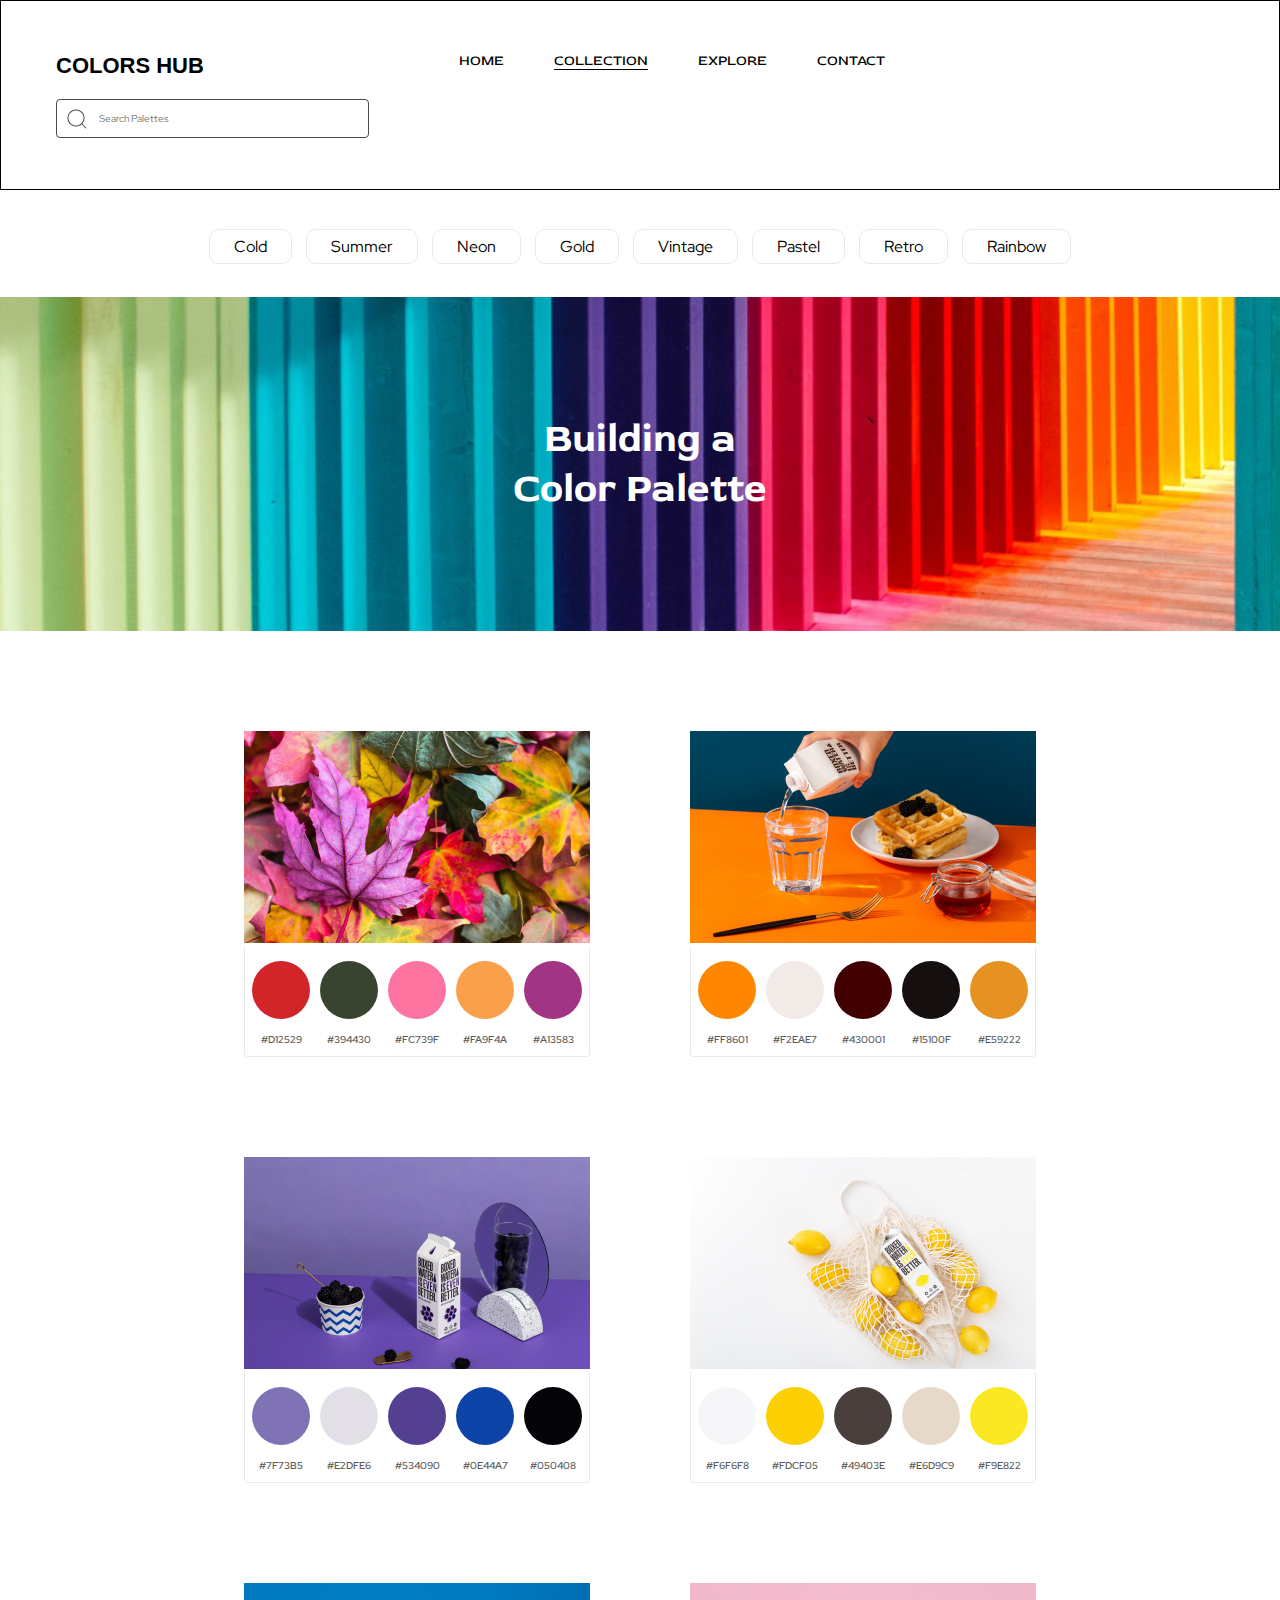
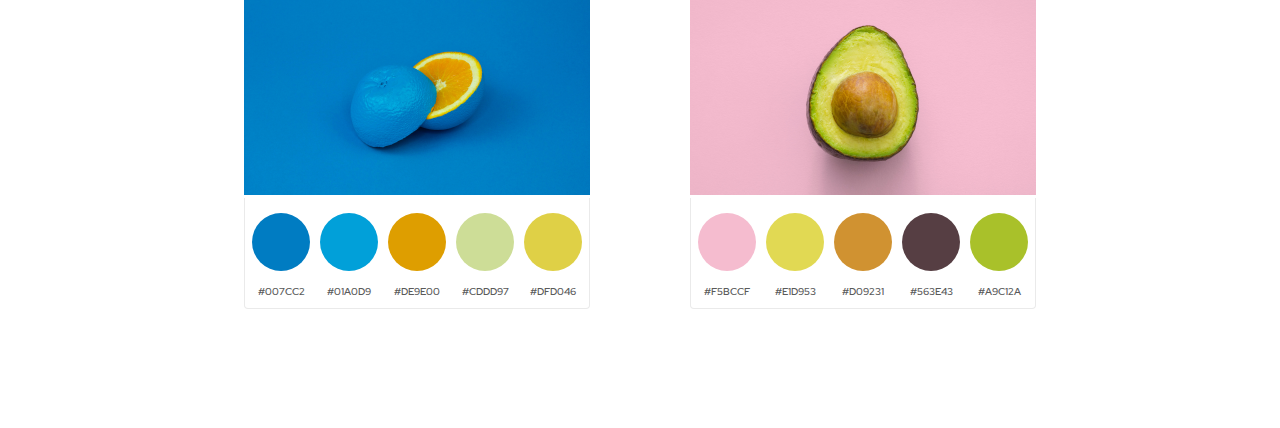
<file: assets/pages/collection.html>
<!DOCTYPE html>
<html lang="us">
    <head>
        <title>Collection</title>

        <meta name="viewport" content="width=device-width, initial-scale=1.0">
        <meta charset="UTF-8">
        <meta http-equiv="X-UA-Compatible" content="IE=edge">
        <meta name="description" content="project collection page">


        <!-- stylesheet import -->
        <link rel="stylesheet" href="../css/style.css">
        <link rel="stylesheet" href="../css/reset.css">

    </head>
    <body>
        <!-- header -->
        <header class="header dis-flex">
            <div class="header-item logo">
                <span class="logo-text"><a href="../../index.html">COLORS HUB</a></span>
            </div>
            <div class="header-item nav">
                <nav>
                    <ul class="dis-flex">
                        <li><a href="../../index.html">Home</a></li>
                        <li><a class="active" href="collection.html">Collection</a></li>
                        <li><a href="#">Explore</a></li>
                        <li><a href="#">Contact</a></li>
                    </ul>
                </nav>
            </div>
            <div class="header-item search">
                <input size="50"type="text" placeholder="Search Palettes">
            </div>
        </header>
       <!-- main page  -->
       <main class="collection">
        <section class="color-section">
            <nav class="color-nav">
                <ul class="dis-flex">
                    <li><a href="#">Cold</a></li>
                    <li><a href="#">Summer</a></li>
                    <li><a href="#">Neon</a></li>
                    <li><a href="#">Gold</a></li>
                    <li><a href="#">Vintage</a></li>
                    <li><a href="#">Pastel</a></li>
                    <li><a href="#">Retro</a></li>
                    <li><a href="#">Rainbow</a></li>
                </ul>
            </nav>
            <div class="banner"><h1>Building a Color Palette</h1></div>
            <div class="color-lists dis-flex collection">
                <div class="color-box">
                    <div class="image">
                        <img src="..//media/images/img-1.png" alt="colorful-Maple-leaves">
                    </div>
                    <div>
                    <div class="circle-color dis-flex">
                        <div class="dis-flex box">
                            <div class="color-hex" style="background-color:#D12529"></div><div class="hex-title">#D12529</div>
                        </div>
                        <div class="dis-flex box">
                            <div class="color-hex" style="background-color:#394430"></div><div class="hex-title">#394430</div>
                        </div>
                        <div class="dis-flex box">
                            <div class="color-hex" style="background-color:#FC739F"></div><div class="hex-title">#FC739F</div>
                        </div>
                        <div class="dis-flex box">
                            <div class="color-hex" style="background-color:#FA9F4A"></div><div class="hex-title">#FA9F4A</div>
                        </div>
                        <div class="dis-flex box">
                            <div class="color-hex" style="background-color:#A13583"></div><div class="hex-title">#A13583</div>
                        </div>
                    </div>
                </div>
            </div>
                <div class="color-box">
                <div class="image">
                    <img src="..//media/images/img-2.png" alt="fulfilled-breakfast">
                </div>
                <div>
                <div class="circle-color dis-flex">
                    <div class="dis-flex box">
                        <div class="color-hex" style="background-color:#FF8601"></div><div class="hex-title">#FF8601</div>
                    </div>
                    <div class="dis-flex box">
                        <div class="color-hex" style="background-color:#F2EAE7"></div><div class="hex-title">#F2EAE7</div>
                    </div>
                    <div class="dis-flex box">
                        <div class="color-hex" style="background-color:#430001"></div><div class="hex-title">#430001</div>
                    </div>
                    <div class="dis-flex box">
                        <div class="color-hex" style="background-color:#15100F"></div><div class="hex-title">#15100F</div>
                    </div>
                    <div class="dis-flex box">
                        <div class="color-hex" style="background-color:#E59222"></div><div class="hex-title">#E59222</div>
                    </div>
                </div>
            </div>
            </div>
                <div class="color-box">
            <div class="image">
                <img src="..//media/images/img3.png" alt="box-water-is-better-ad-purple-edition">
            </div>
            <div>
            <div class="circle-color dis-flex">
                <div class="dis-flex box">
                    <div class="color-hex" style="background-color:#7F73B5"></div><div class="hex-title">#7F73B5</div>
                </div>
                <div class="dis-flex box">
                    <div class="color-hex" style="background-color:#E2DFE6"></div><div class="hex-title">#E2DFE6</div>
                </div>
                <div class="dis-flex box">
                    <div class="color-hex" style="background-color:#534090"></div><div class="hex-title">#534090</div>
                </div>
                <div class="dis-flex box">
                    <div class="color-hex" style="background-color:#0E44A7"></div><div class="hex-title">#0E44A7</div>
                </div>
                <div class="dis-flex box">
                    <div class="color-hex" style="background-color:#050408"></div><div class="hex-title">#050408</div>
                </div>
            </div>
        </div>
            </div>
                <div class="color-box">
        <div class="image">
            <img src="..//media/images/img-4.png" alt="box-water-is-better-ad-lemon-gray-white-edition">
        </div>
        <div>
        <div class="circle-color dis-flex">
            <div class="dis-flex box">
                <div class="color-hex" style="background-color:#F6F6F8"></div><div class="hex-title">#F6F6F8</div>
            </div>
            <div class="dis-flex box">
                <div class="color-hex" style="background-color:#FDCF05"></div><div class="hex-title">#FDCF05</div>
            </div>
            <div class="dis-flex box">
                <div class="color-hex" style="background-color:#49403E"></div><div class="hex-title">#49403E</div>
            </div>
            <div class="dis-flex box">
                <div class="color-hex" style="background-color:#E6D9C9"></div><div class="hex-title">#E6D9C9</div>
            </div>
            <div class="dis-flex box">
                <div class="color-hex" style="background-color:#F9E822"></div><div class="hex-title">#F9E822</div>
            </div>
        </div>
    </div>
            </div>
                <div class="color-box">
    <div class="image">
        <img src="..//media/images/img-5.png" alt="fruit-orange-and-blue-wallpaper">
    </div>
    <div>
    <div class="circle-color dis-flex">
        <div class="dis-flex box">
            <div class="color-hex" style="background-color:#007CC2"></div><div class="hex-title">#007CC2</div>
        </div>
        <div class="dis-flex box">
            <div class="color-hex" style="background-color:#01A0D9"></div><div class="hex-title">#01A0D9</div>
        </div>
        <div class="dis-flex box">
            <div class="color-hex" style="background-color:#DE9E00"></div><div class="hex-title">#DE9E00</div>
        </div>
        <div class="dis-flex box">
            <div class="color-hex" style="background-color:#CDDD97"></div><div class="hex-title">#CDDD97</div>
        </div>
        <div class="dis-flex box">
            <div class="color-hex" style="background-color:#DFD046"></div><div class="hex-title">#DFD046</div>
        </div>
    </div>
</div>
            </div>
            <div class="color-box">
    <div class="image">
        <img src="..//media/images/img-6.png" alt="avocado-purple-bg">
    </div>
    <div>
    <div class="circle-color dis-flex">
        <div class="dis-flex box">
            <div class="color-hex" style="background-color:#F5BCCF"></div><div class="hex-title">#F5BCCF</div>
        </div>
        <div class="dis-flex box">
            <div class="color-hex" style="background-color:#E1D953"></div><div class="hex-title">#E1D953</div>
        </div>
        <div class="dis-flex box">
            <div class="color-hex" style="background-color:#D09231"></div><div class="hex-title">#D09231</div>
        </div>
        <div class="dis-flex box">
            <div class="color-hex" style="background-color:#563E43"></div><div class="hex-title">#563E43</div>
        </div>
        <div class="dis-flex box">
            <div class="color-hex" style="background-color:#A9C12A"></div><div class="hex-title">#A9C12A</div>
        </div>
    </div>
</div>
            </div>

    </body>
</html>
</file>
<file: assets/css/style.css>
/* fonts */

@font-face {
    font-family: red-rose;
    src: url("../../assets/fonts/RedRose-VariableFont_wght.ttf");
}

@font-face {
    font-family: rufina-bold;
    src: url("../../assets/fonts/Rufina-Bold.ttf");
}

@font-face {
    font-family: red-hat;
    src: url("../../assets/fonts/RedHatDisplay-VariableFont_wght.ttf");
}


/* variables */

:root {
    --bg-color: #F5F5F5;
    --font-color: #000;
    --border-color: #4B4B4B;
    --border-color-light: #EAEAEA;
}
.dis-flex {display: flex;}



/* animations  */
/* specific download icon animation */

@keyframes download-svg-animation {
    from {transform: translateY(-13px);}
    to {transform: translateY(0px);}
}



/* global styling */
body {background-color:var(--bg-color)}

header.header {
    padding: 51px 55px;
    gap: 255px;
    border: 1px solid;
    flex-wrap: wrap;
    row-gap: 20px;
}

header nav ul { gap: 50px }

a {
    text-decoration: none;
    color: var(--font-color)
}

/* logo text styling */
div.header-item.logo span.logo-text a {
    font-family: "rufina", sans-serif;
    font-size: 22px;
    line-height: 27px;
    font-weight: 700;
}

/* header nav styling */

header nav ul li a {
    font-family: "red-rose", sans-serif;
    font-size: 14px;
    text-transform: uppercase;
    line-height: 17px;
    position: relative;
}

header nav ul li a:hover:after, header nav ul li a:after, header nav ul li a.active:after {
    width: 100%;
}

header nav ul li a:after {
    display: block;
    content: "";
    width: 0;
    height: 1px;
    background-color: var(--font-color);
    position: absolute;
}

header nav ul li a:hover:after, header nav ul li a:after {
    transition: .3s ease-in-out;
}

/* search styling */
div.header-item.search input {
    border: 1px solid var(--border-color);
    border-radius: 4px;
    padding: 12px 0 12px 42px;
    background-image: url("../../assets/media/icons/search.png");
    background-repeat: no-repeat;
    background-position: 8px;
    font-family: "red-hat";
    color: #969494;
    font-size: 10px;
    line-height: 13px;
}

/* homepage styling */
main {margin: 46px 68px 119px 68px}

main section.color-section nav.color-nav ul {
    flex-direction: row;
    justify-content: center;
    gap: 14px;
    font-family: "red-hat";
    line-height: 21px;
    flex-wrap: wrap;
    row-gap: 20px;
}

main section.color-section nav.color-nav ul li a {
    border: .5px solid var(--border-color-light);
    border-radius: 10px;
    padding: 6px 24px;
    transition: .3s ease-in-out;
}

main section.color-section nav.color-nav ul li a:hover {
    background-color: #000;
    color:#F5F5F5;
    border-color: #000;
    transition: .37s ease-in-out;
}

div.color-lists {
    margin-top: 45px;
    justify-content: center;
    flex-wrap: wrap;
    column-gap: 64px;
    row-gap: 100px;
}

/* color-boxes  */

/* color type styling */

div.color-lists div.color-box div.top-box div.colors-type {
    font-family: "red-hat";
    font-weight: 600;
    font-size: 12px;
    line-height: 16px;
    text-transform: uppercase;
    justify-content: space-between;
}

/* color list divs styling */

div.color-lists div.color-box div.top-box div.colors div {
    width: 260px;
    height: 50px;
    cursor: pointer;
}

div.color-lists div.color-box div.top-box div.colors div:first-child {
    border-radius: 5px 5px 0 0;
}

/* bottom box styling */

div.color-lists div.color-box div.bottom-box {
    border: 1px solid var(--border-color-light);
    padding: 17px 25px 10px 25px;
    border-top: none;
    border-radius: 0 0 5px 5px;
}

div.color-lists div.color-box div.bottom-box div.action-box { justify-content: space-between; }
div.color-lists div.color-box div.bottom-box div.action-box div.action-button.links-action { gap: 21px }

/* love icon hover  */
div.color-lists div.color-box div.bottom-box div.action-box div.action-button svg { 
    cursor: pointer;
}

div.color-lists div.color-box div.bottom-box div.action-box div.action-button svg path{
    fill: transparent;
    transition: .4s ease-out;
}

div.color-lists div.color-box div.bottom-box div.action-box div.action-button.love-action svg path:hover {
    fill: rgb(255,0,0);
    transition: .4s ease-out;
}

svg:hover #download-btn {
    animation: 1s ease-in-out download-svg-animation;
}


/* div color title styling */

div.color-box div.colors div {
    align-items: flex-end;
    justify-content: space-between;
}

div.color-box div.colors div span {
    color: #fff;
    background-color: #D9D9D980;
    padding: 3px 6px;
    opacity: 0;
    width: 0;
    transition: .4s ease-in;
    font-family: "red-hat";
    font-weight: 600;
    font-size: 12px;
    line-height: 16px;
}


div.color-box div.colors div span:first-child {
    border-radius: 0px 10px 0px 4px;
}

div.color-box div.colors div span:nth-child(2) {
    border-radius: 10px 0px 4px;
    text-align: right;
}

div.color-box div.colors div:hover span {
    opacity: 1;
    width: 25%;
    transition: .4s ease-in;
}


/* collection page styling */
main.collection {
    margin-left:0;
    margin-right: 0;
}
div.banner {
    margin-top: 40px;
    padding: 117px 491px;
    text-align: center;
    background: url(../../assets/media/images/banner-img.png) no-repeat;
    background-size: cover;
    background-color: var(--border-color)
}

div.banner h1 {
    color: #fff;
    font-family: "red-rose";
    font-weight: 700;
    font-size: 40px;
    line-height: 50px;
}

div.color-box div.circle-color div.color-hex {
    border-radius: 50px;
    width: 58px;
    height: 58px;
    transition: .4s ease-in-out;

}

div.image, div.color-box div.circle-color div.color-hex { cursor: pointer; }

div.color-box div.circle-color {
    padding: 15px 0 10px 0 ;
    gap: 10px;
    justify-content: center;
    border: 1px solid var(--border-color-light);
    border-top: none;
    border-radius: 0 0 4px 4px;
}

div.hex-title {
    font-family: "red-hat";
    font-weight: 600;
    font-size: 10px;
    line-height: 13px;
    color: #5A5A5A;
    text-align: center;
    margin-top: 7px;
}

div.circle-color div.dis-flex.box {
    flex-direction: column;
    gap: 7px;
}

div.color-lists.collection {
    margin: 100px;
    column-gap: 100px;
}

div.color-box div.circle-color:hover  {
    border-color: #000;
    transition: .4s ease-in-out;
}

div.color-box div.circle-color div.color-hex:hover {
    transform: scale(.85);
}
</file>
